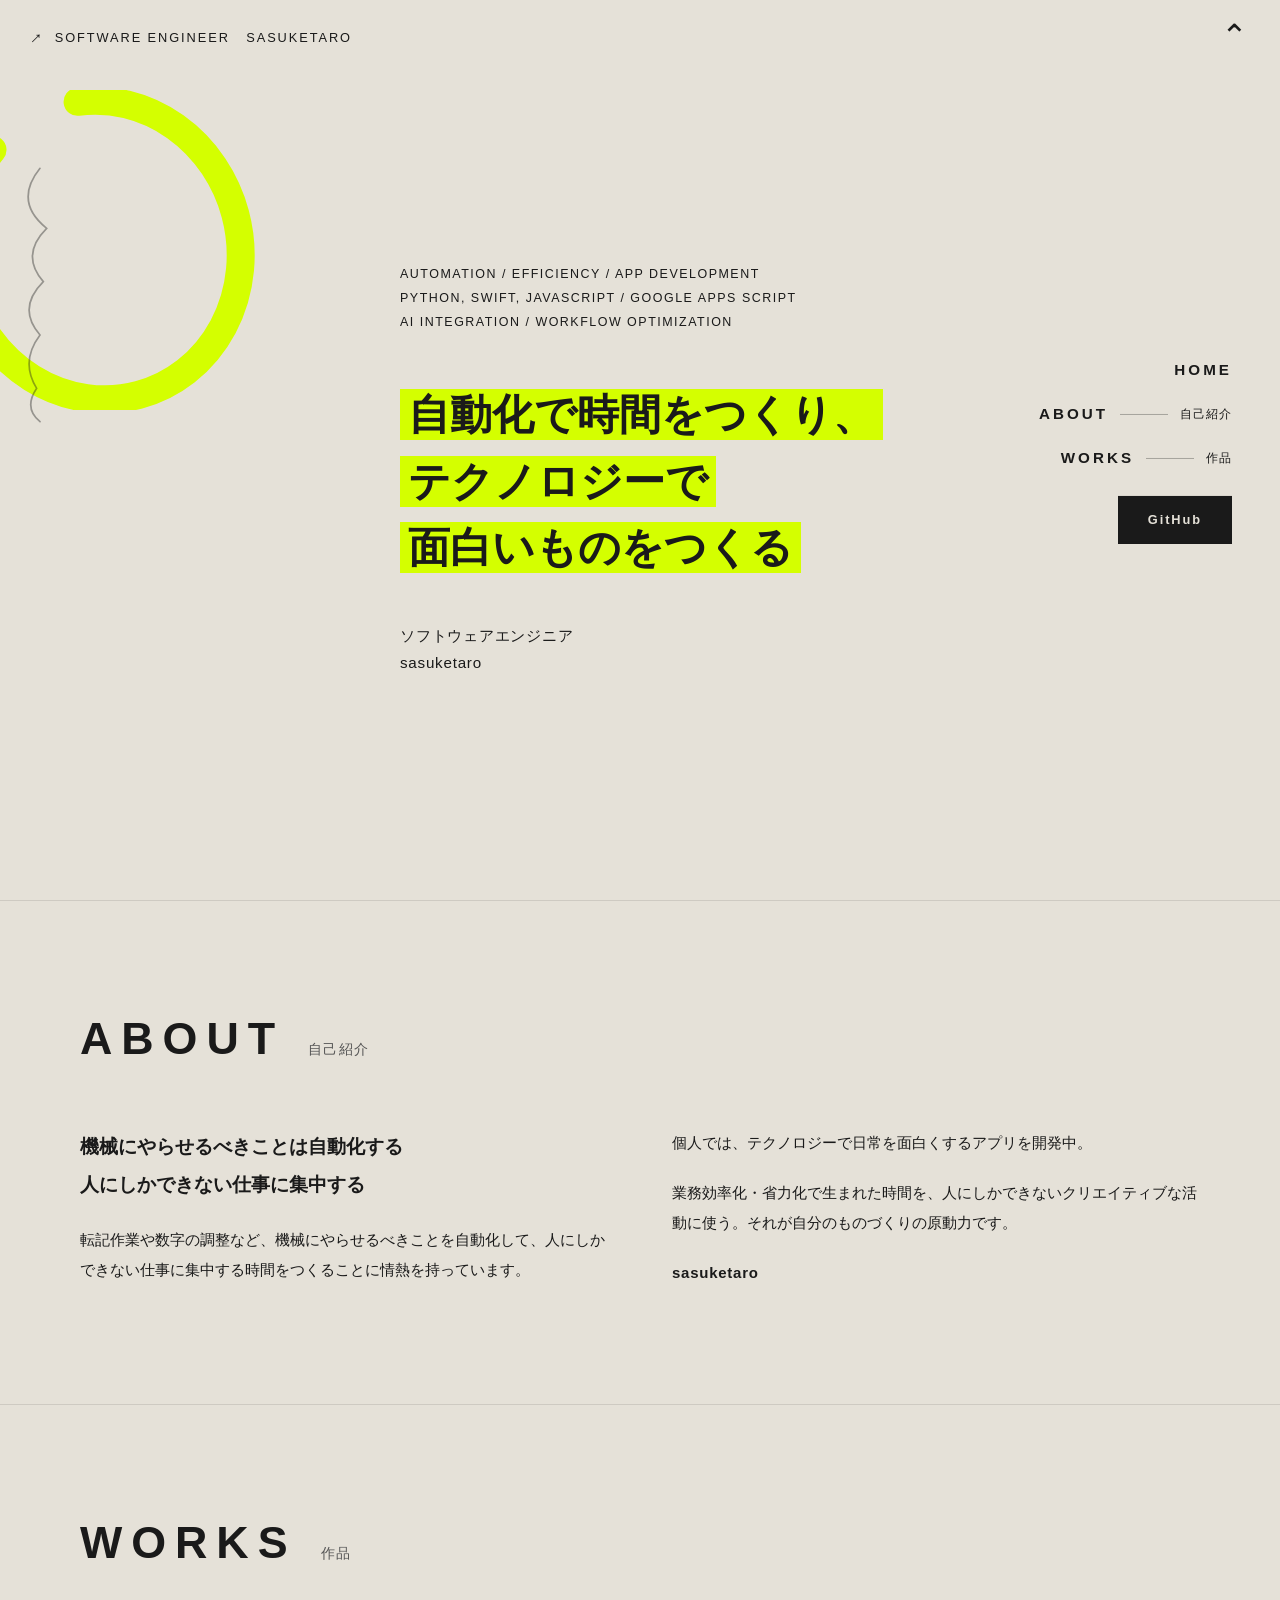
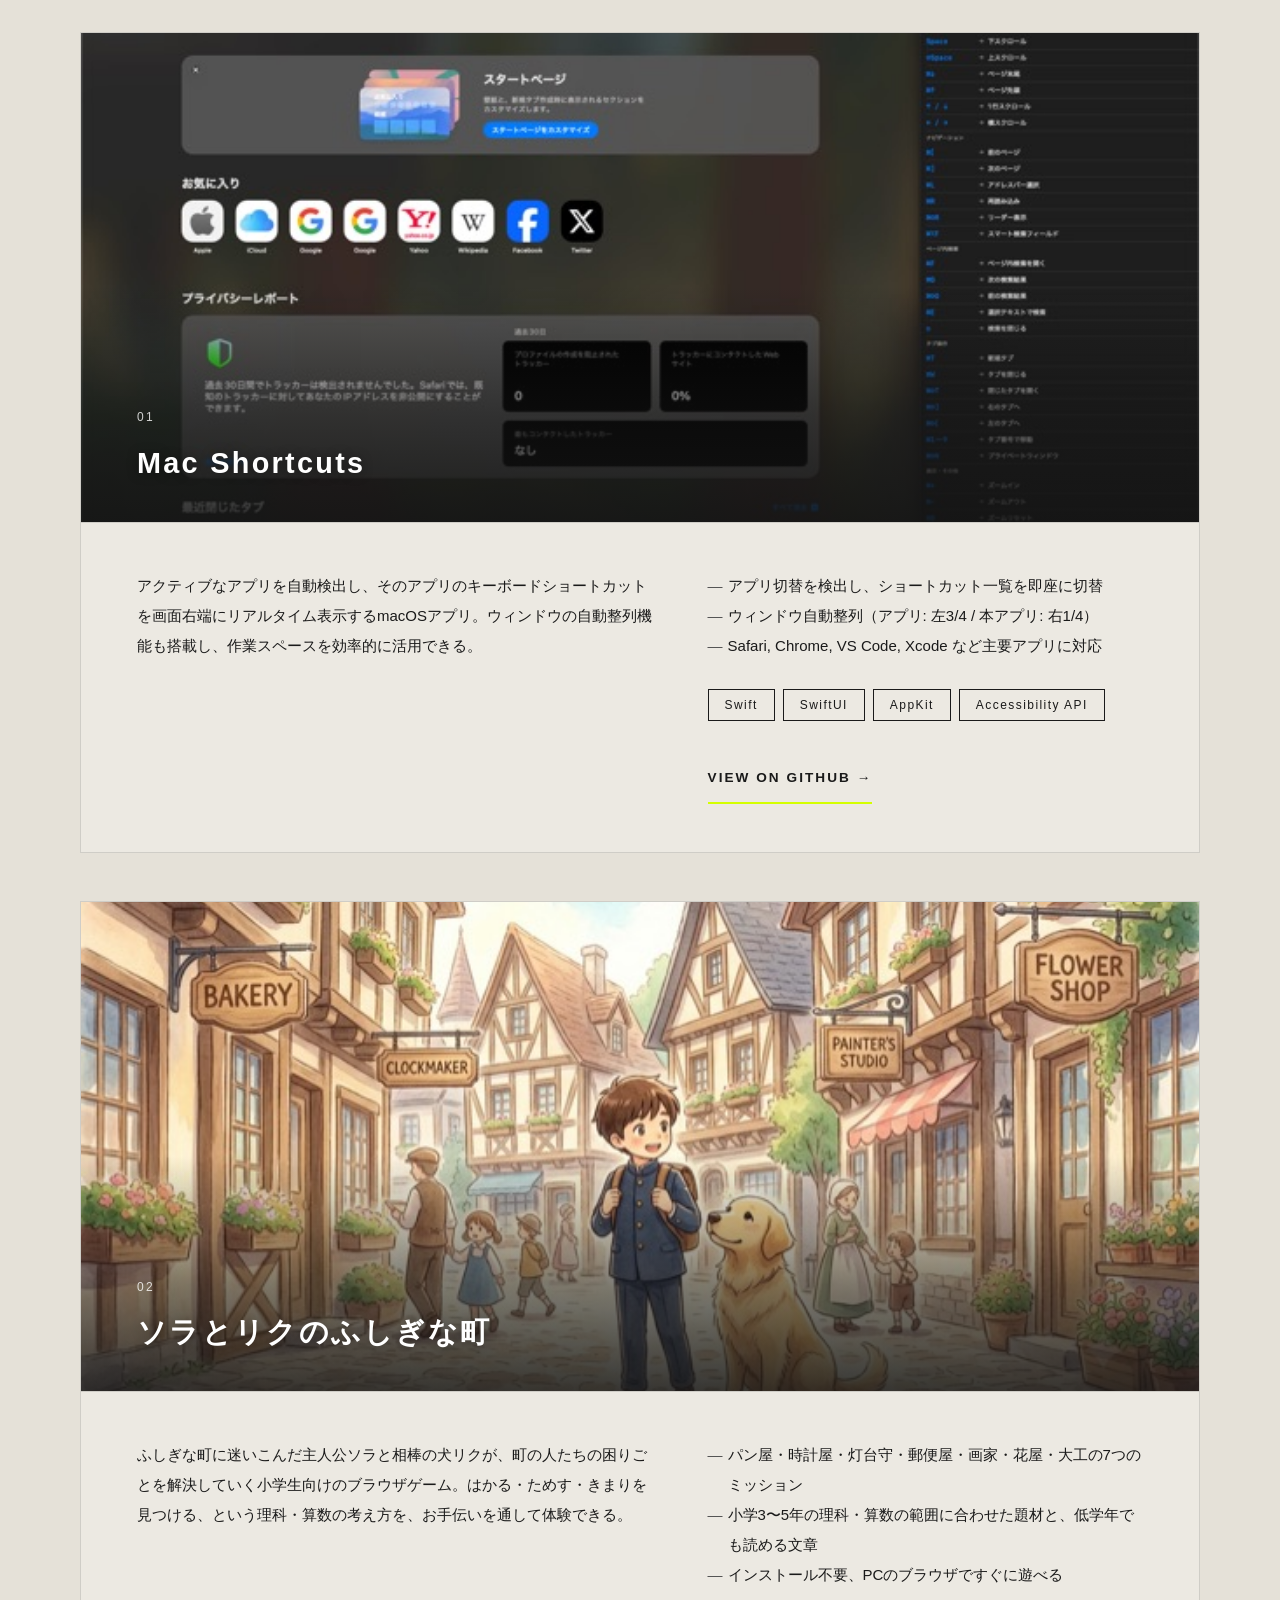
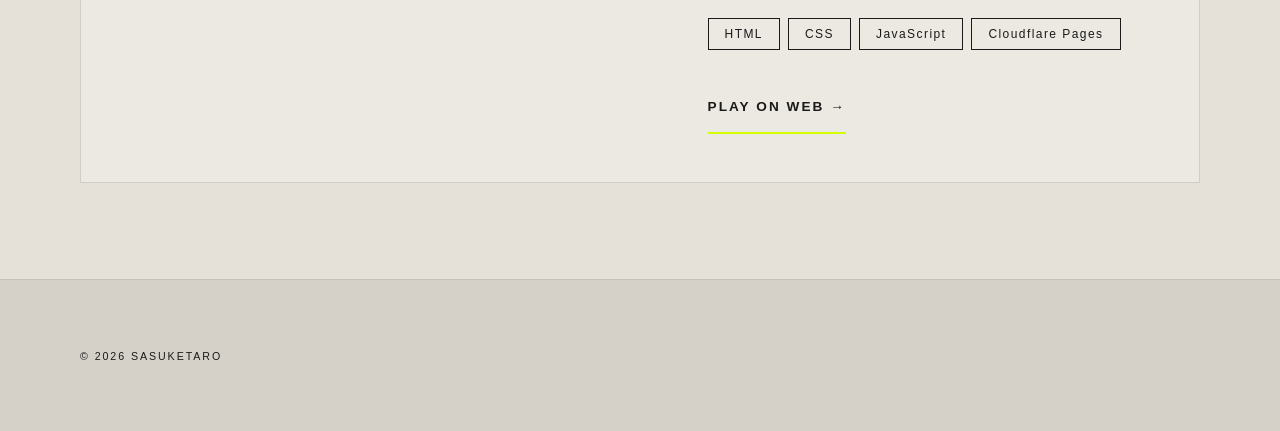
<file: index.html>
<!DOCTYPE html>
<html lang="ja">
<head>
<meta charset="UTF-8">
<meta name="viewport" content="width=device-width, initial-scale=1.0">
<title>sasuketaro | ソフトウェアエンジニア ポートフォリオ</title>
<meta name="description" content="sasuketaroのポートフォリオサイト。業務自動化・効率化とアプリ開発に取り組むソフトウェアエンジニア。Python, Swift, JavaScript, GASを活用し、自動化で時間をつくり、テクノロジーで面白いものをつくる。">
<meta name="keywords" content="sasuketaro, ソフトウェアエンジニア, ポートフォリオ, 自動化, 業務効率化, Python, Swift, JavaScript, アプリ開発">
<link rel="canonical" href="https://sasuketaro.github.io/portfolio/">
<meta property="og:type" content="website">
<meta property="og:title" content="sasuketaro | ソフトウェアエンジニア ポートフォリオ">
<meta property="og:description" content="自動化で時間をつくり、テクノロジーで面白いものをつくる。業務効率化とアプリ開発に取り組むソフトウェアエンジニアのポートフォリオ。">
<meta property="og:url" content="https://sasuketaro.github.io/portfolio/">
<meta property="og:site_name" content="sasuketaro Portfolio">
<meta property="og:locale" content="ja_JP">
<meta name="twitter:card" content="summary">
<meta name="twitter:title" content="sasuketaro | ソフトウェアエンジニア ポートフォリオ">
<meta name="twitter:description" content="自動化で時間をつくり、テクノロジーで面白いものをつくる。業務効率化とアプリ開発に取り組むソフトウェアエンジニアのポートフォリオ。">
<script type="application/ld+json">
{
  "@context": "https://schema.org",
  "@type": "ProfilePage",
  "mainEntity": {
    "@type": "Person",
    "name": "sasuketaro",
    "jobTitle": "ソフトウェアエンジニア",
    "url": "https://sasuketaro.github.io/portfolio/",
    "sameAs": ["https://github.com/sasuketaro"],
    "knowsAbout": ["Python", "Swift", "JavaScript", "Google Apps Script", "業務自動化", "アプリ開発"]
  }
}
</script>
<link rel="stylesheet" href="style.css">
</head>
<body id="top">

<header class="site-header">
  <div class="header-left">
    <span class="header-icon">&#x2191;</span>
    <span class="header-label">SOFTWARE ENGINEER &nbsp; SASUKETARO</span>
  </div>
  <nav class="header-nav">
    <a href="#top" class="nav-arrow" aria-label="ページ上部へ戻る">&#x2303;</a>
  </nav>
</header>

<nav class="side-nav">
  <a href="#top" class="side-nav-item">
    <span class="side-nav-en">HOME</span>
  </a>
  <a href="#about" class="side-nav-item">
    <span class="side-nav-en">ABOUT</span>
    <span class="side-nav-line"></span>
    <span class="side-nav-ja">自己紹介</span>
  </a>
  <a href="#works" class="side-nav-item">
    <span class="side-nav-en">WORKS</span>
    <span class="side-nav-line"></span>
    <span class="side-nav-ja">作品</span>
  </a>
  <a href="https://github.com/sasuketaro" target="_blank" rel="noopener noreferrer" class="side-nav-item side-nav-btn">
    GitHub
  </a>
</nav>

<main>
  <section class="hero">
    <div class="hero-deco">
      <svg class="deco-circle" viewBox="0 0 320 320" aria-hidden="true">
        <ellipse cx="160" cy="160" rx="140" ry="150" fill="none" stroke="var(--yellow)" stroke-width="28" stroke-linecap="round" stroke-dasharray="600 100" transform="rotate(-15 160 160)"/>
      </svg>
      <svg class="deco-scribble" viewBox="0 0 120 400" aria-hidden="true">
        <path d="M60 10 Q20 60 70 100 Q30 140 65 180 Q25 220 60 260 Q30 300 55 340 Q35 370 60 390" fill="none" stroke="#222" stroke-width="2.5" stroke-linecap="round"/>
      </svg>
    </div>

    <div class="hero-content">
      <p class="hero-skills">
        AUTOMATION / EFFICIENCY / APP DEVELOPMENT<br>
        PYTHON, SWIFT, JAVASCRIPT / GOOGLE APPS SCRIPT<br>
        AI INTEGRATION / WORKFLOW OPTIMIZATION
      </p>

      <h1 class="hero-headline">
        <span class="highlight">自動化で時間をつくり、</span><br>
        <span class="highlight">テクノロジーで</span><br>
        <span class="highlight">面白いものをつくる</span>
      </h1>

      <p class="hero-sub">
        ソフトウェアエンジニア<br>
        sasuketaro
      </p>
    </div>
  </section>

  <section id="about" class="principle">
    <div class="section-header">
      <h2 class="section-title">ABOUT</h2>
      <span class="section-ja">自己紹介</span>
    </div>
    <div class="principle-body">
      <div class="principle-col">
        <p class="principle-lead">機械にやらせるべきことは自動化する<br>人にしかできない仕事に集中する</p>
        <p>転記作業や数字の調整など、機械にやらせるべきことを自動化して、人にしかできない仕事に集中する時間をつくることに情熱を持っています。</p>
      </div>
      <div class="principle-col">
        <p>個人では、テクノロジーで日常を面白くするアプリを開発中。</p>
        <p>業務効率化・省力化で生まれた時間を、人にしかできないクリエイティブな活動に使う。それが自分のものづくりの原動力です。</p>
        <p class="principle-name">
          sasuketaro
        </p>
      </div>
    </div>
  </section>

  <section id="works" class="works">
    <div class="section-header">
      <h2 class="section-title">WORKS</h2>
      <span class="section-ja">作品</span>
    </div>
    <div class="works-grid">
      <article class="work-card">
        <div class="work-hero work-hero--right">
          <img src="images/mac-shortcuts-safari-1200.jpg" srcset="images/mac-shortcuts-safari-640.jpg 640w, images/mac-shortcuts-safari-1200.jpg 1200w" sizes="(max-width: 900px) calc(100vw - 48px), calc(100vw - 160px)" alt="Safariを使っているとき、画面右端にSafariのキーボードショートカット一覧が表示されている画面" width="1200" height="675" loading="lazy">
          <div class="work-hero-caption">
            <span class="work-num">01</span>
            <h3 class="work-name">Mac Shortcuts</h3>
          </div>
        </div>
        <div class="work-card-inner work-card-inner--split">
          <p class="work-desc">アクティブなアプリを自動検出し、そのアプリのキーボードショートカットを画面右端にリアルタイム表示するmacOSアプリ。ウィンドウの自動整列機能も搭載し、作業スペースを効率的に活用できる。</p>
          <div>
            <ul class="work-features">
              <li>アプリ切替を検出し、ショートカット一覧を即座に切替</li>
              <li>ウィンドウ自動整列（アプリ: 左3/4 / 本アプリ: 右1/4）</li>
              <li>Safari, Chrome, VS Code, Xcode など主要アプリに対応</li>
            </ul>
            <div class="work-tech">
              <span class="tech-tag">Swift</span>
              <span class="tech-tag">SwiftUI</span>
              <span class="tech-tag">AppKit</span>
              <span class="tech-tag">Accessibility API</span>
            </div>
            <a href="https://github.com/sasuketaro/mac-shortcuts" target="_blank" rel="noopener noreferrer" class="work-link">VIEW ON GITHUB &rarr;</a>
          </div>
        </div>
      </article>
      <article class="work-card">
        <div class="work-hero">
          <img src="images/sora-riku-town-1200.jpg" srcset="images/sora-riku-town-640.jpg 640w, images/sora-riku-town-1200.jpg 1200w" sizes="(max-width: 900px) calc(100vw - 48px), calc(100vw - 160px)" alt="ソラと相棒の犬リクが、パン屋や花屋の看板が並ぶ町の通りに立っている絵" width="1200" height="654" loading="lazy">
          <div class="work-hero-caption">
            <span class="work-num">02</span>
            <h3 class="work-name">ソラとリクのふしぎな町</h3>
          </div>
        </div>
        <div class="work-card-inner work-card-inner--split">
          <p class="work-desc">ふしぎな町に迷いこんだ主人公ソラと相棒の犬リクが、町の人たちの困りごとを解決していく小学生向けのブラウザゲーム。はかる・ためす・きまりを見つける、という理科・算数の考え方を、お手伝いを通して体験できる。</p>
          <div>
            <ul class="work-features">
              <li>パン屋・時計屋・灯台守・郵便屋・画家・花屋・大工の7つのミッション</li>
              <li>小学3〜5年の理科・算数の範囲に合わせた題材と、低学年でも読める文章</li>
              <li>インストール不要、PCのブラウザですぐに遊べる</li>
            </ul>
            <div class="work-tech">
              <span class="tech-tag">HTML</span>
              <span class="tech-tag">CSS</span>
              <span class="tech-tag">JavaScript</span>
              <span class="tech-tag">Cloudflare Pages</span>
            </div>
            <a href="https://steam-play.pages.dev/" target="_blank" rel="noopener noreferrer" class="work-link">PLAY ON WEB &rarr;</a>
            <p class="work-note">PCのブラウザ向けのゲームです。スマートフォンでは画面が小さく遊びにくいため、PCでのプレイをおすすめします。</p>
          </div>
        </div>
      </article>
    </div>
  </section>
</main>

<footer class="site-footer">
  <div class="footer-inner">
    <p><small>&copy; 2026 SASUKETARO</small></p>
  </div>
</footer>

</body>
</html>
</file>
<file: style.css>
:root {
  --bg: #e5e1d8;
  --text: #1a1a1a;
  --text-muted: #555;
  --yellow: #d4ff00;
  --border: #1a1a1a;
  --footer-bg: #d5d1c8;
}

* {
  box-sizing: border-box;
  margin: 0;
  padding: 0;
}

html {
  scroll-behavior: smooth;
}

body {
  font-family: -apple-system, BlinkMacSystemFont, "Hiragino Sans", "Hiragino Kaku Gothic ProN", "Yu Gothic", sans-serif;
  background: var(--bg);
  color: var(--text);
  line-height: 1.85;
  font-size: 15px;
  overflow-x: hidden;
}

/* ===== Header ===== */
.site-header {
  position: fixed;
  top: 0;
  left: 0;
  right: 0;
  z-index: 100;
  display: flex;
  justify-content: space-between;
  align-items: center;
  padding: 20px 32px;
  background: var(--bg);
}

.header-left {
  display: flex;
  align-items: center;
  gap: 12px;
  font-size: 0.8rem;
  letter-spacing: 0.15em;
  font-weight: 500;
}

.header-icon {
  display: inline-flex;
  align-items: center;
  justify-content: center;
  transform: rotate(45deg);
  font-size: 1.1rem;
}

.header-nav {
  cursor: pointer;
}

.nav-arrow {
  font-size: 2rem;
  line-height: 1;
  text-decoration: none;
  color: var(--text);
}

/* ===== Side Nav ===== */
.side-nav {
  position: fixed;
  top: 50%;
  right: 48px;
  transform: translateY(-50%);
  z-index: 100;
  display: flex;
  flex-direction: column;
  gap: 16px;
  align-items: flex-end;
}

.side-nav-item {
  display: flex;
  align-items: center;
  gap: 12px;
  text-decoration: none;
  color: var(--text);
  font-size: 0.85rem;
  letter-spacing: 0.18em;
  font-weight: 600;
}

.side-nav-en {
  font-size: 0.95rem;
  letter-spacing: 0.2em;
}

.side-nav-line {
  display: inline-block;
  width: 48px;
  height: 1px;
  background: var(--text);
  opacity: 0.3;
}

.side-nav-ja {
  font-size: 0.75rem;
  letter-spacing: 0.08em;
  font-weight: 400;
}

.side-nav-btn {
  margin-top: 8px;
  padding: 10px 28px;
  border: 2px solid var(--text);
  background: var(--text);
  color: var(--bg);
  font-size: 0.8rem;
  letter-spacing: 0.15em;
  font-weight: 600;
  transition: background 0.2s, color 0.2s;
}

.side-nav-btn:hover {
  background: transparent;
  color: var(--text);
}

/* ===== Hero ===== */
.hero {
  position: relative;
  min-height: 100vh;
  display: flex;
  align-items: center;
  padding: 120px 80px 80px 80px;
}

.hero-deco {
  position: absolute;
  top: 0;
  left: -60px;
  width: 380px;
  height: 100%;
  pointer-events: none;
}

.deco-circle {
  position: absolute;
  top: 10%;
  left: 0;
  width: 320px;
  height: 320px;
}

.deco-scribble {
  position: absolute;
  top: 5%;
  left: 60px;
  width: 80px;
  height: 500px;
  opacity: 0.4;
}

.hero-content {
  position: relative;
  z-index: 1;
  margin-left: 320px;
  max-width: 640px;
}

.hero-skills {
  font-size: 0.78rem;
  letter-spacing: 0.12em;
  line-height: 1.9;
  color: var(--text);
  margin-bottom: 48px;
  font-weight: 500;
}

.hero-headline {
  font-size: 2.6rem;
  font-weight: 900;
  line-height: 1.6;
  margin-bottom: 40px;
}

.highlight {
  background: var(--yellow);
  padding: 2px 8px;
  display: inline;
  -webkit-box-decoration-break: clone;
  box-decoration-break: clone;
}

.hero-sub {
  font-size: 0.95rem;
  line-height: 1.8;
  letter-spacing: 0.05em;
}

/* ===== Sections ===== */
.section-header {
  display: flex;
  align-items: baseline;
  gap: 24px;
  margin-bottom: 48px;
}

.section-title {
  font-size: 2.8rem;
  font-weight: 800;
  letter-spacing: 0.2em;
}

.section-ja {
  font-size: 0.85rem;
  letter-spacing: 0.1em;
  color: var(--text-muted);
}

/* ===== Principle / About ===== */
.principle {
  padding: 96px 80px 96px 80px;
  border-top: 1px solid rgba(0,0,0,0.1);
}

.principle-body {
  display: grid;
  grid-template-columns: 1fr 1fr;
  gap: 64px;
}

.principle-lead {
  font-size: 1.2rem;
  font-weight: 700;
  line-height: 1.9;
  margin-bottom: 24px;
}

.principle-col p {
  margin-bottom: 20px;
  line-height: 2;
}

.principle-name {
  margin-top: 16px;
  font-weight: 600;
  letter-spacing: 0.05em;
}

/* ===== Works ===== */
.works {
  padding: 96px 80px;
  border-top: 1px solid rgba(0,0,0,0.1);
}

.works-grid {
  display: grid;
  grid-template-columns: 1fr;
  gap: 48px;
}

.work-card {
  border: 1px solid rgba(0,0,0,0.12);
  background: rgba(255,255,255,0.25);
}

.work-card-inner {
  padding: 48px 56px;
}

/* 絵のある作品カード：絵の上に番号と作品名を重ね、説明は絵の下に置く */
.work-hero {
  position: relative;
  overflow: hidden;
  border-bottom: 1px solid rgba(0,0,0,0.12);
}

.work-hero img {
  display: block;
  width: 100%;
  height: auto;
  aspect-ratio: 16 / 7;
  object-fit: cover;
  object-position: center 55%;
}

/* 見せたいものが絵の右側にあるとき（切り取られても右端を残す） */
.work-hero--right img {
  object-position: right center;
}

/* 絵の下のほうを暗くして、白い文字を読みやすくする */
.work-hero-caption {
  position: absolute;
  inset: auto 0 0 0;
  padding: 120px 56px 32px;
  background: linear-gradient(to top, rgba(20,20,20,0.85) 0%, rgba(20,20,20,0.55) 45%, rgba(20,20,20,0) 100%);
  color: #fff;
}

.work-hero-caption .work-num {
  color: rgba(255,255,255,0.8);
  margin-bottom: 8px;
}

.work-hero-caption .work-name {
  margin-bottom: 0;
  text-shadow: 0 1px 12px rgba(0,0,0,0.4);
}

/* 説明はPCでは左右2列 */
.work-card-inner--split {
  display: grid;
  grid-template-columns: minmax(0, 1.2fr) minmax(0, 1fr);
  gap: 0 48px;
}

.work-num {
  display: block;
  font-size: 0.75rem;
  letter-spacing: 0.2em;
  color: var(--text-muted);
  margin-bottom: 16px;
}

.work-name {
  font-size: 1.8rem;
  font-weight: 800;
  letter-spacing: 0.08em;
  margin-bottom: 20px;
}

.work-desc {
  line-height: 2;
  margin-bottom: 24px;
  max-width: 640px;
}

.work-features {
  list-style: none;
  margin-bottom: 28px;
}

.work-features li {
  position: relative;
  padding-left: 20px;
  line-height: 2;
}

.work-features li::before {
  content: "—";
  position: absolute;
  left: 0;
  color: var(--text-muted);
}

.work-tech {
  display: flex;
  flex-wrap: wrap;
  gap: 8px;
  margin-bottom: 32px;
}

.tech-tag {
  display: inline-block;
  padding: 4px 16px;
  border: 1px solid var(--text);
  font-size: 0.75rem;
  letter-spacing: 0.12em;
  font-weight: 500;
}

.work-link {
  display: inline-block;
  font-size: 0.85rem;
  letter-spacing: 0.15em;
  font-weight: 600;
  color: var(--text);
  text-decoration: none;
  padding: 12px 0;
  border-bottom: 2px solid var(--yellow);
  transition: border-color 0.2s;
}

.work-link:hover {
  border-bottom-color: var(--text);
}

/* スマホ・タブレットで見たときだけ出す注意書き */
.work-note {
  display: none;
  margin-top: 16px;
  padding: 12px 16px;
  border-left: 3px solid var(--yellow);
  background: rgba(255,255,255,0.4);
  font-size: 0.85rem;
  line-height: 1.8;
}

@media (max-width: 900px), (hover: none) and (pointer: coarse) {
  .work-note {
    display: block;
  }
}

/* ===== Footer ===== */
.site-footer {
  background: var(--footer-bg);
  padding: 64px 80px;
  border-top: 1px solid rgba(0,0,0,0.08);
}

.footer-inner {
  font-size: 0.8rem;
  letter-spacing: 0.15em;
}

/* ===== Responsive ===== */
/* 2列だと列が狭くなる幅から、説明を1列にする */
@media (max-width: 1100px) {
  .work-card-inner--split {
    grid-template-columns: 1fr;
  }
}

@media (max-width: 900px) {
  .side-nav {
    display: none;
  }

  .hero {
    padding: 100px 24px 64px;
    flex-direction: column;
  }

  .hero-deco {
    position: relative;
    left: -40px;
    width: 240px;
    height: 240px;
    margin-bottom: -60px;
  }

  .deco-circle {
    width: 220px;
    height: 220px;
    top: 0;
  }

  .deco-scribble {
    width: 50px;
    height: 300px;
    top: 0;
    left: 40px;
  }

  .hero-content {
    margin-left: 0;
  }

  .hero-headline {
    font-size: 1.8rem;
  }

  .principle {
    padding: 64px 24px;
  }

  .principle-body {
    grid-template-columns: 1fr;
    gap: 32px;
  }

  .section-title {
    font-size: 2rem;
  }

  .works {
    padding: 64px 24px;
  }

  .work-card-inner {
    padding: 32px 24px;
  }

  /* スマホでは絵を横長にしすぎず、文字の余白も詰める */
  .work-hero img {
    aspect-ratio: 4 / 3;
  }

  .work-hero-caption {
    padding: 80px 24px 20px;
  }

  .work-name {
    font-size: 1.4rem;
  }

  .site-footer {
    padding: 40px 24px;
  }
}
</file>
